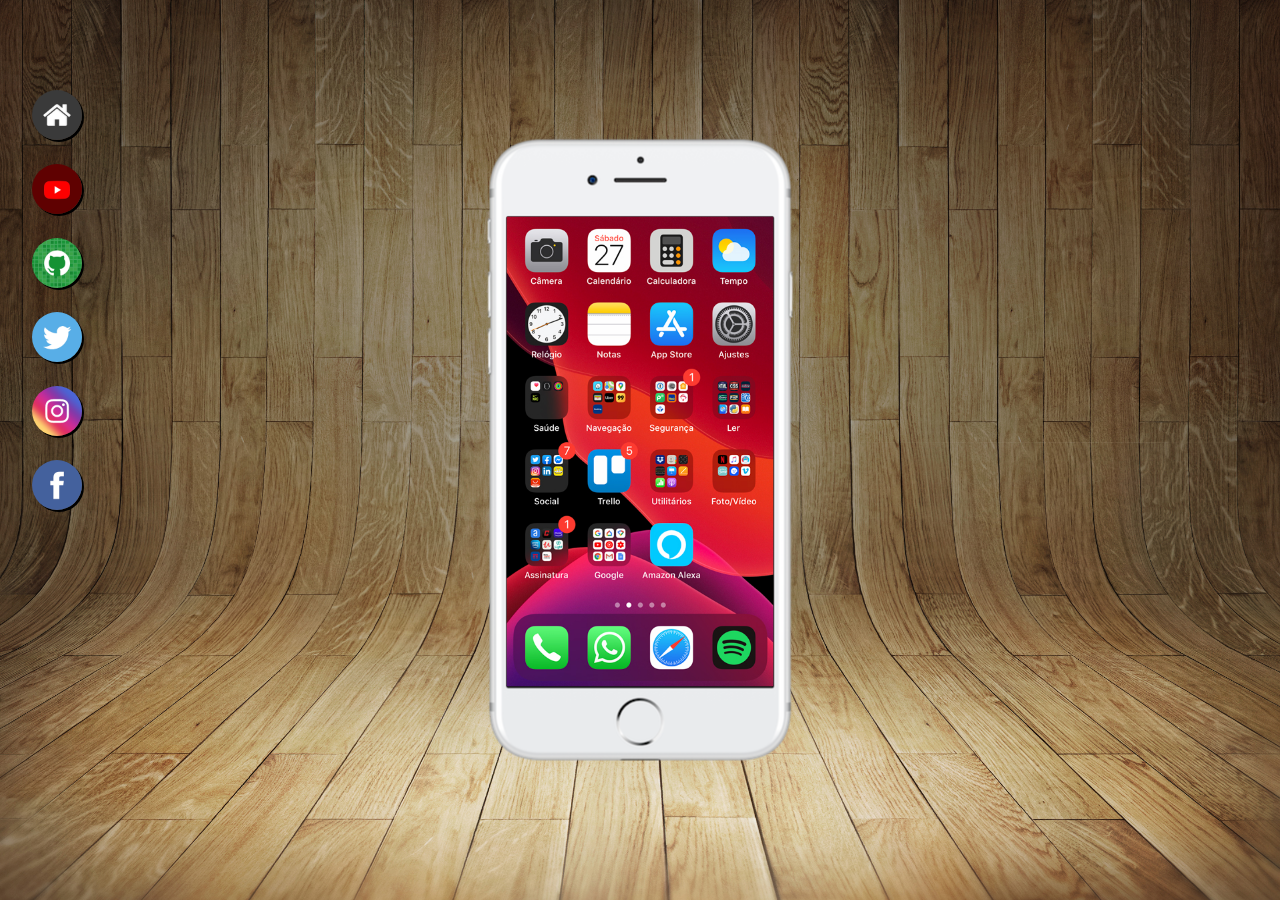
<file: index.html>
<!DOCTYPE html>
<html lang="pt-br">
<head>
    <meta charset="UTF-8">
    <meta http-equiv="X-UA-Compatible" content="IE=edge">
    <meta name="viewport" content="width=device-width, initial-scale=1.0">
    <link rel="shortcut icon" href="favicon.ico" type="image/x-icon">
    <link rel="stylesheet" href="estilos/style.css">
    <title>Projeto redes sociais</title>
</head>
<body>
    <main>
        <section id="telefone">
            <iframe name=tela id=tela src="home.html" frameborder="0">
                seu navegador não é compatível com isso
            </iframe>
        </section>
        
        <section id="redes-sociais">
            <a href="home.html" target="tela"><img src="imagens/logo-home.jpg" alt="home"></a><br>
            <a href="youtube.html" target="tela"><img src="imagens/logo-youtube.jpg" alt="youtube"></a><br>
            <a href="github.html" target="tela"><img src="imagens/logo-github.jpg" alt="git"></a><br>
            <a href="twitter.html" target="tela"><img src="imagens/logo-twitter.jpg" alt="elon musk"></a><br>
            <a href="instagram.html" target="tela"><img src="imagens/logo-instagram.jpg" alt="mark"></a><br>
            <a href="facebook.html" target="tela"><img src="imagens/logo-facebook.jpg" alt="zukerberg"></a><br>
        </section>
    </main>
    
</body>
</html>
</file>
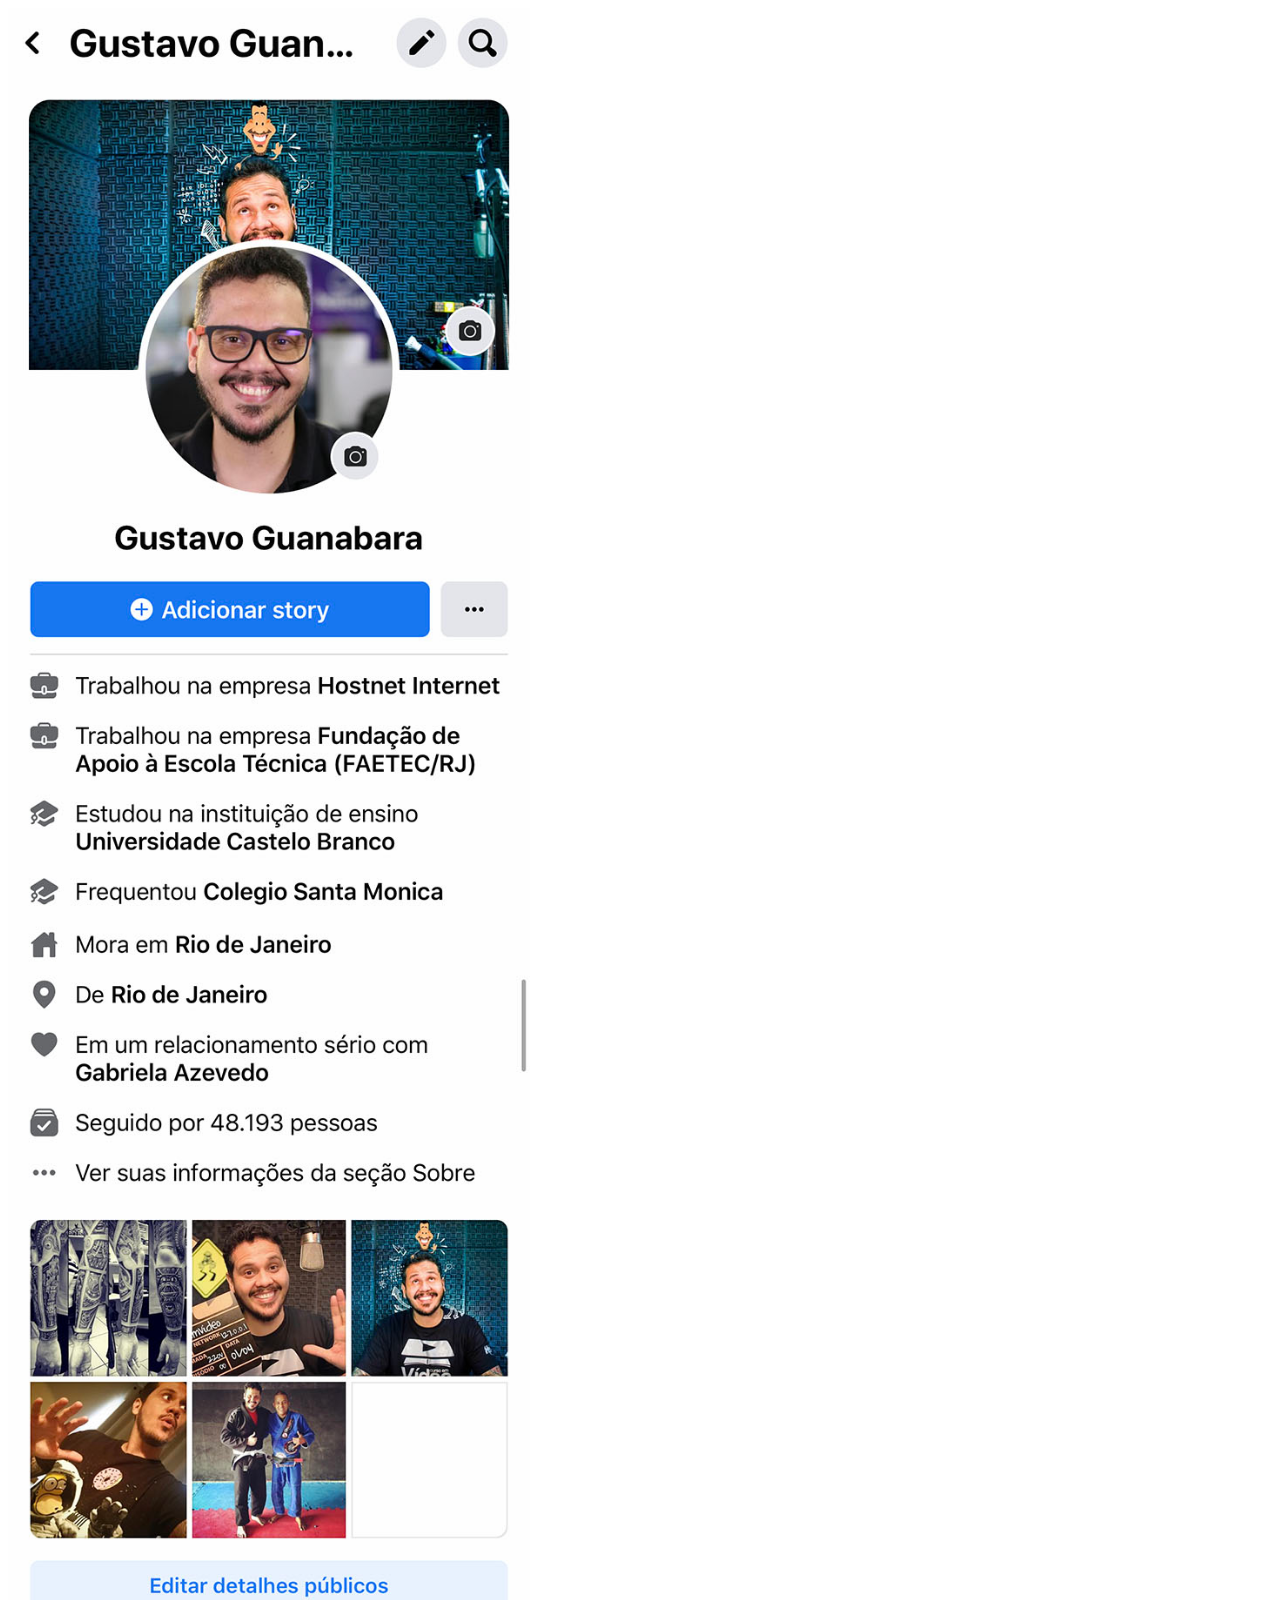
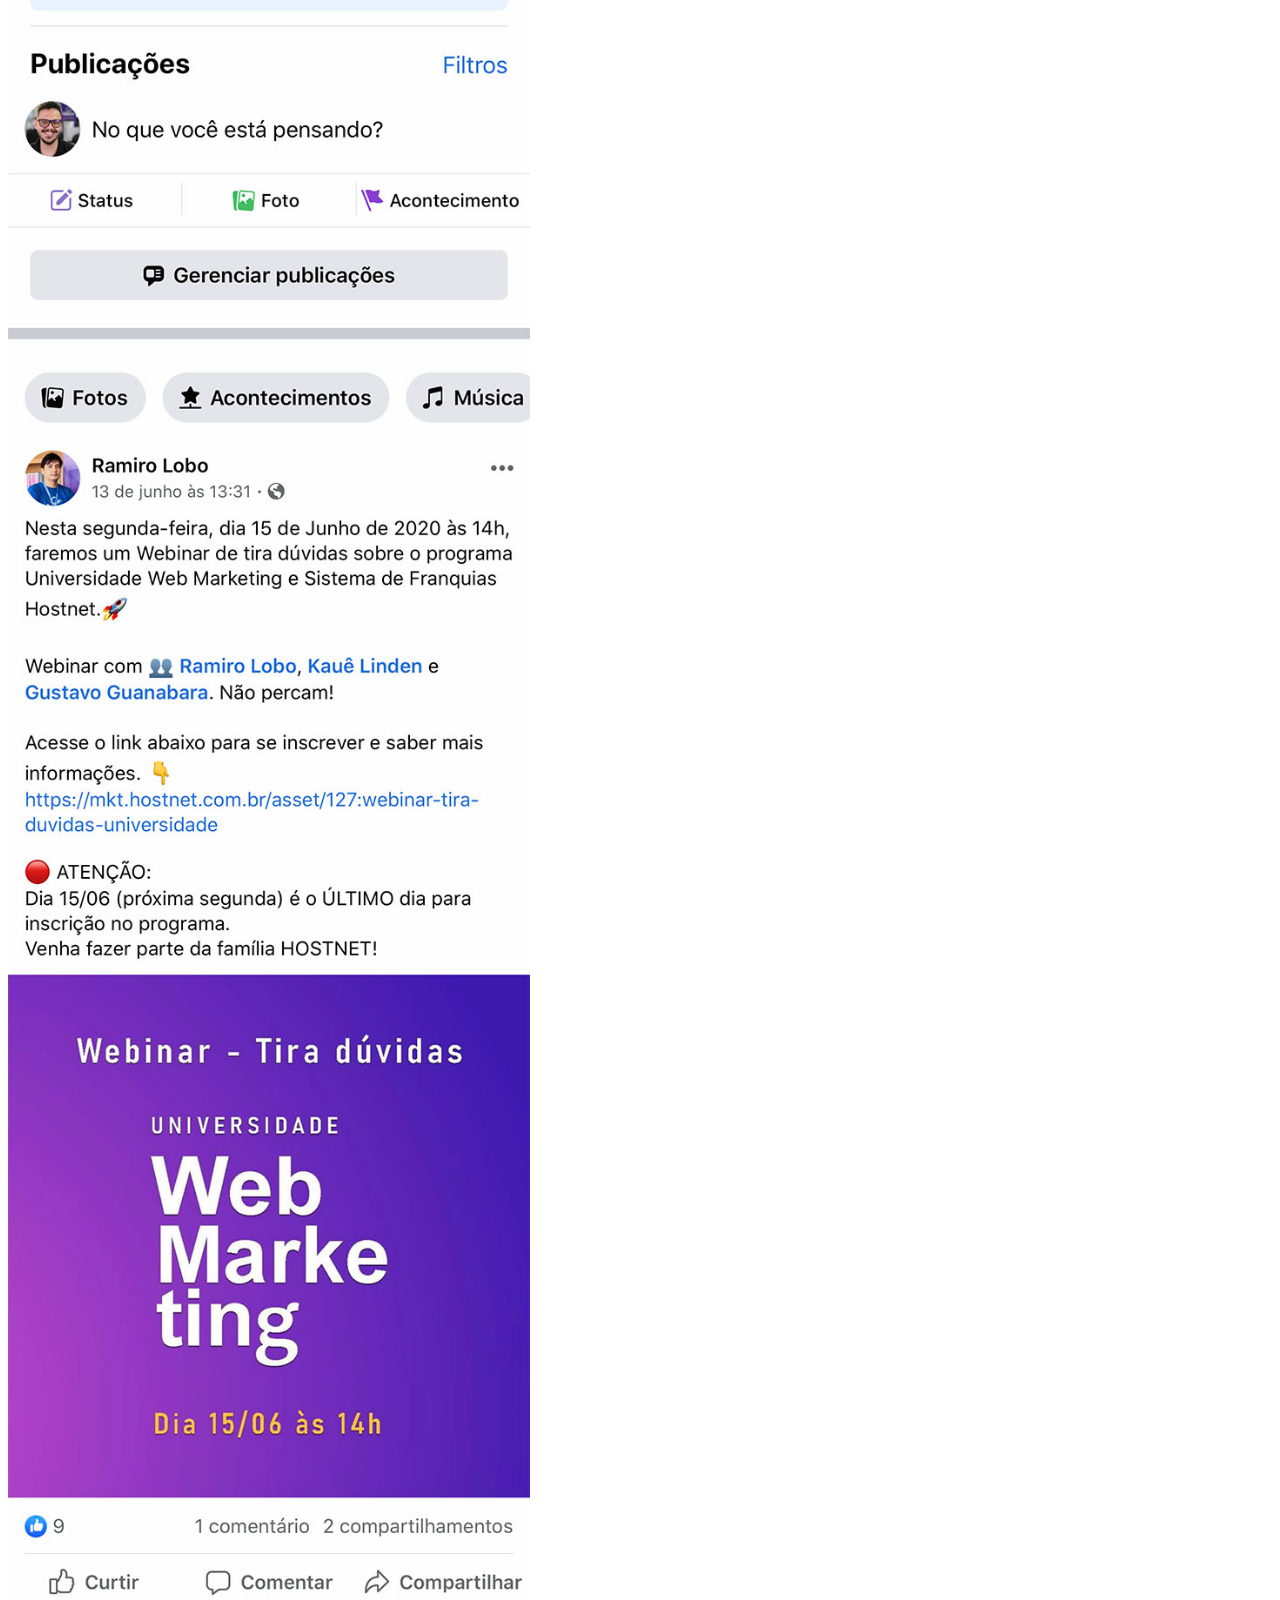
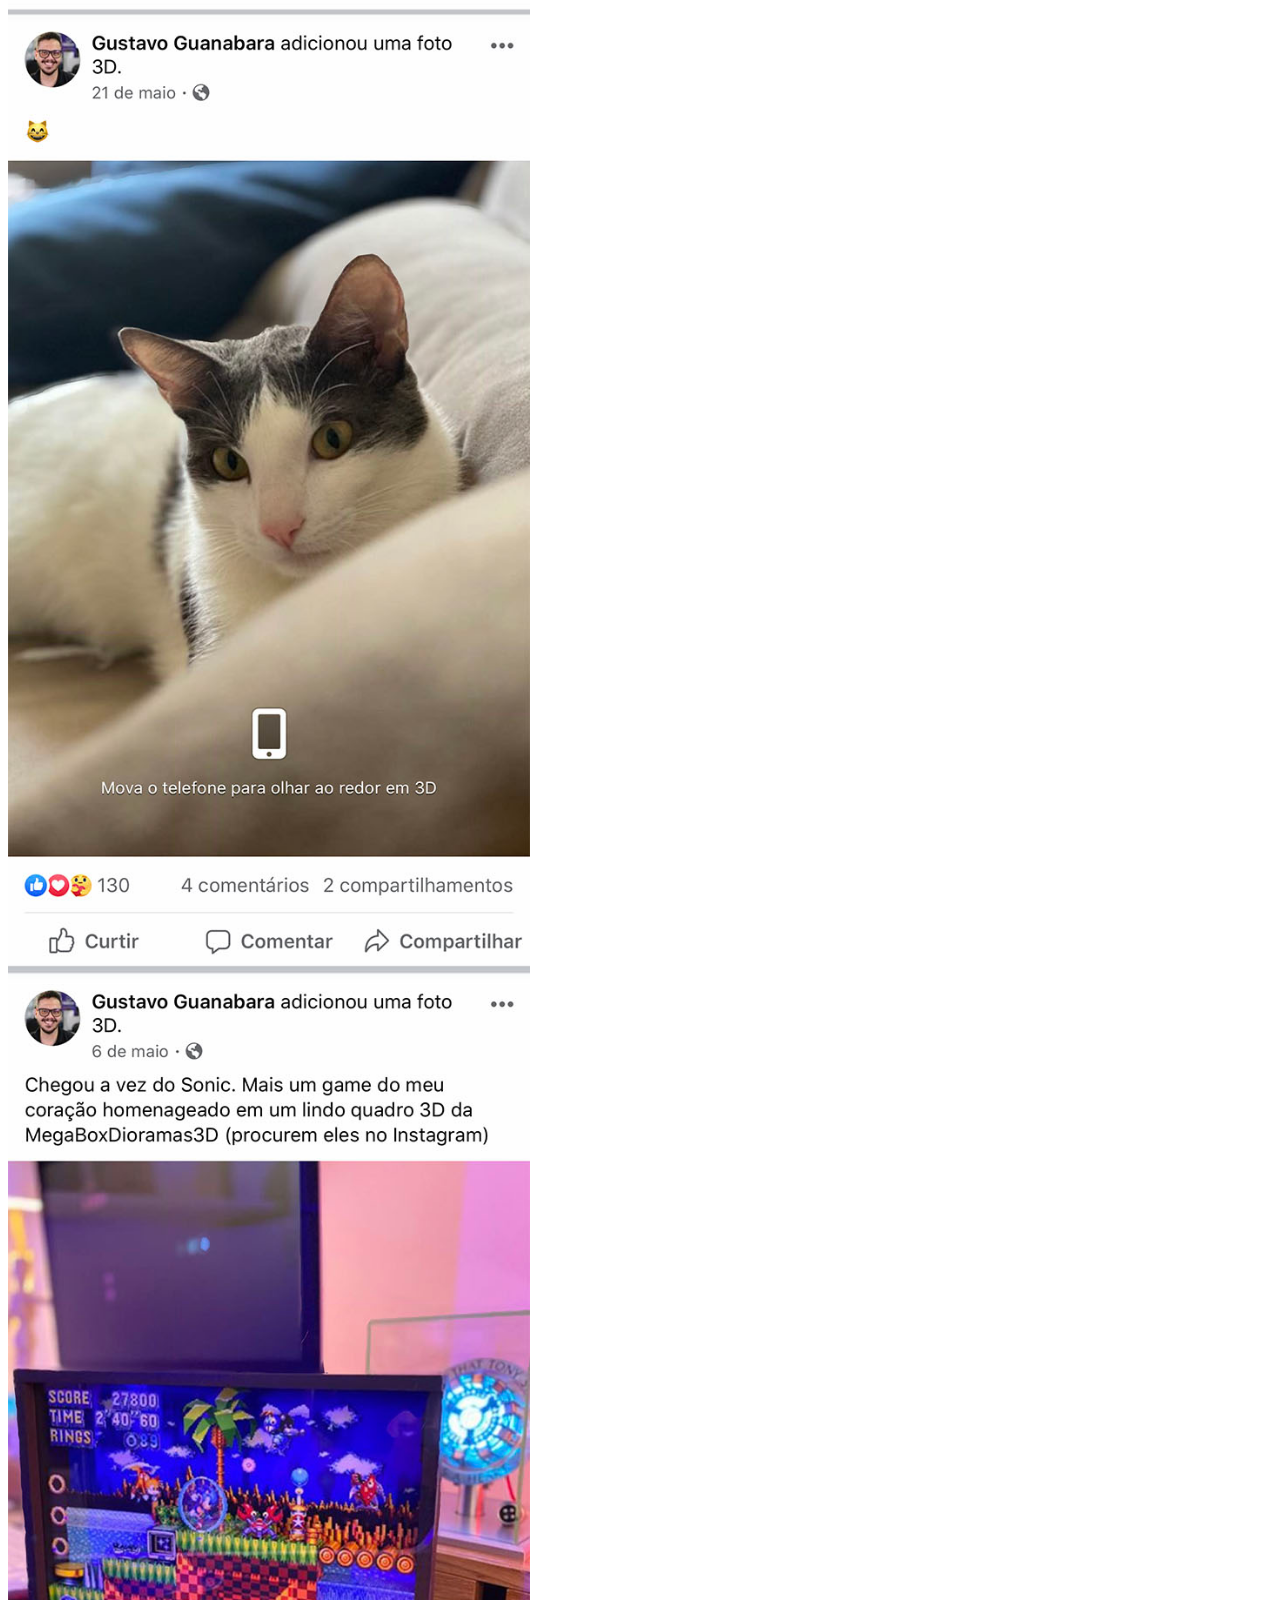
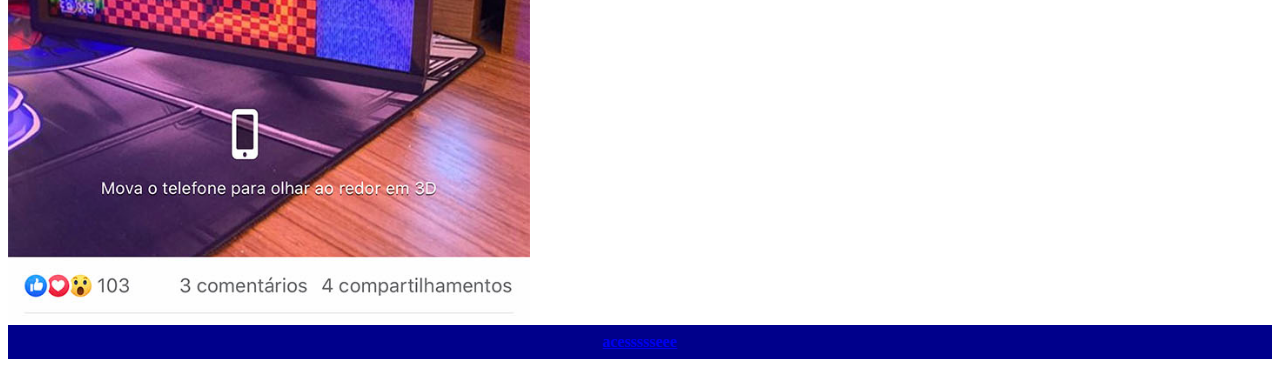
<file: facebook.html>
<!DOCTYPE html>
<html lang="en">
<head>
    <meta charset="UTF-8">
    <meta http-equiv="X-UA-Compatible" content="IE=edge">
    <meta name="viewport" content="width=device-width, initial-scale=1.0">
    <title>Facebook</title>
    <link rel="stylesheet" href="stilos/social.css">
</head>
<body>
    <img src="imagens/tela-facebook.jpg" alt="Facebook">
    <a href="https://www.facebook.com/" target="_blank">acessssseee</a>
    
</body>
</html>
</file>
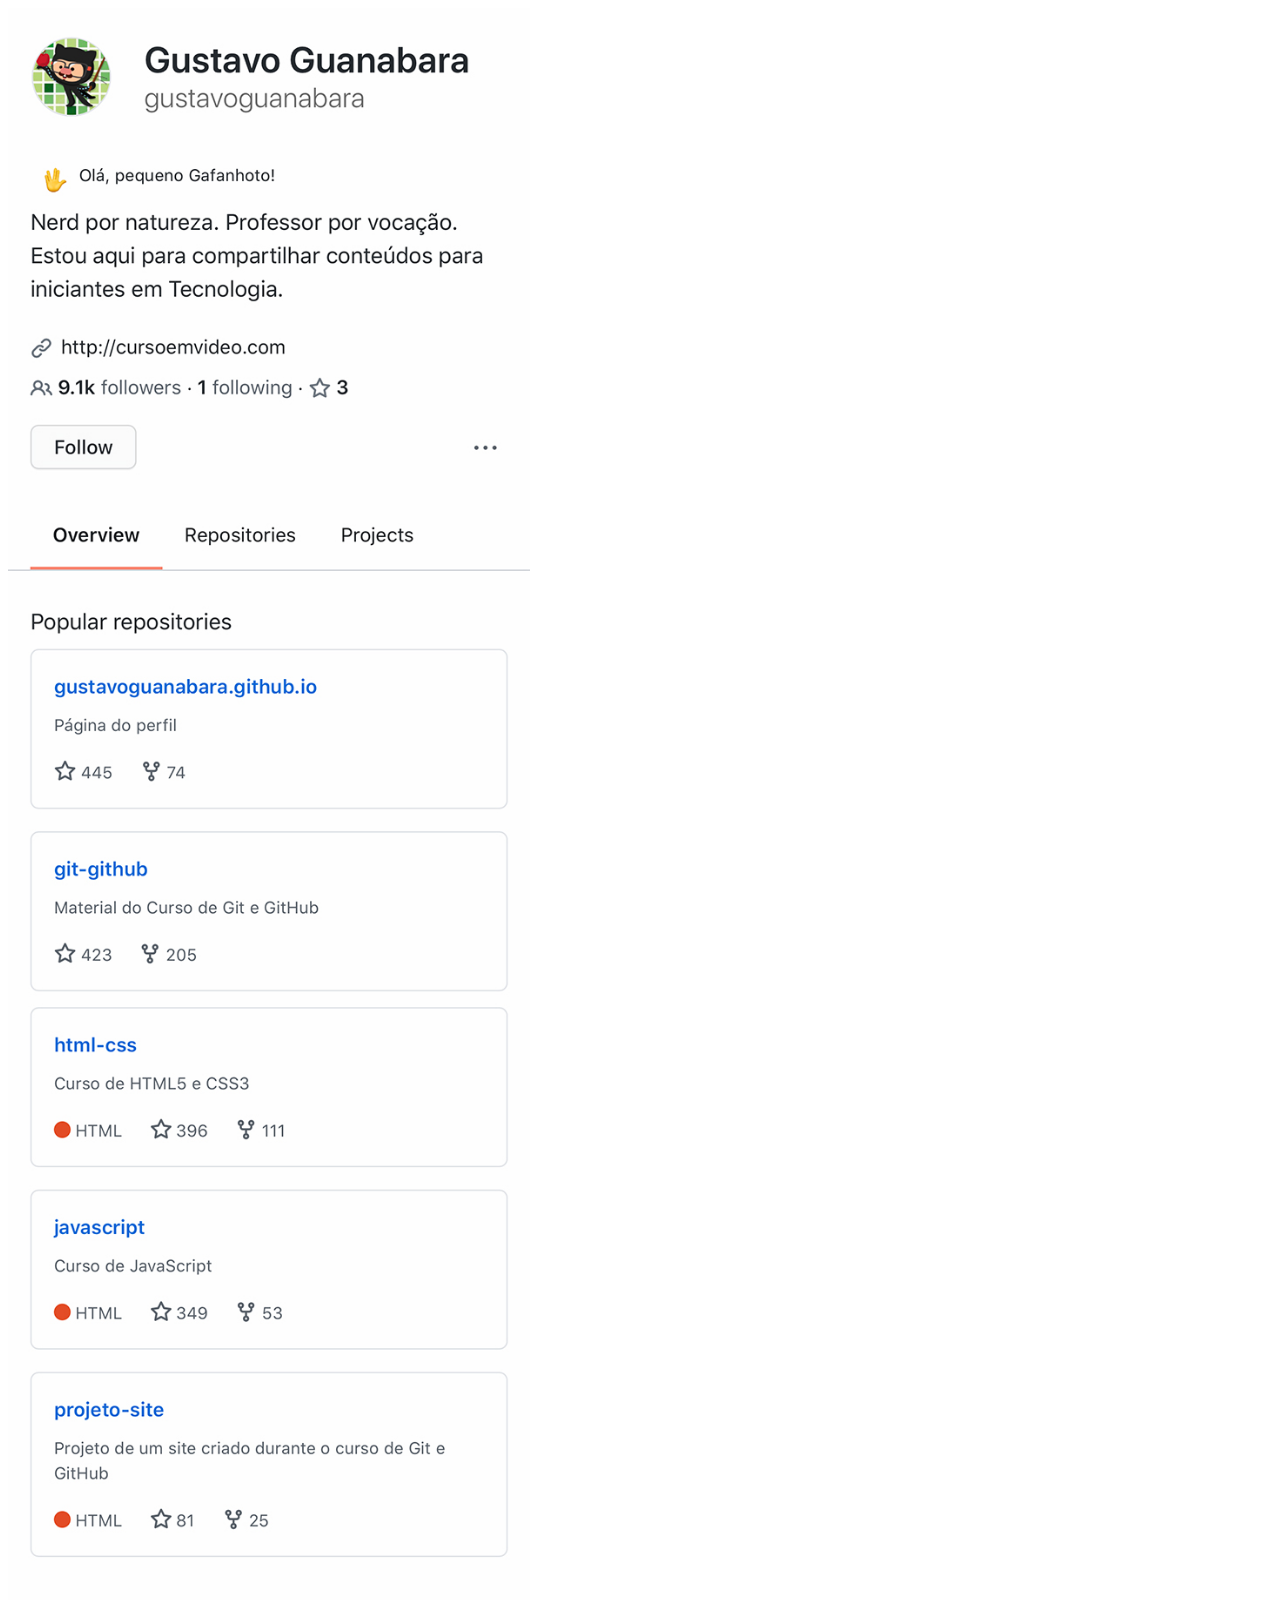
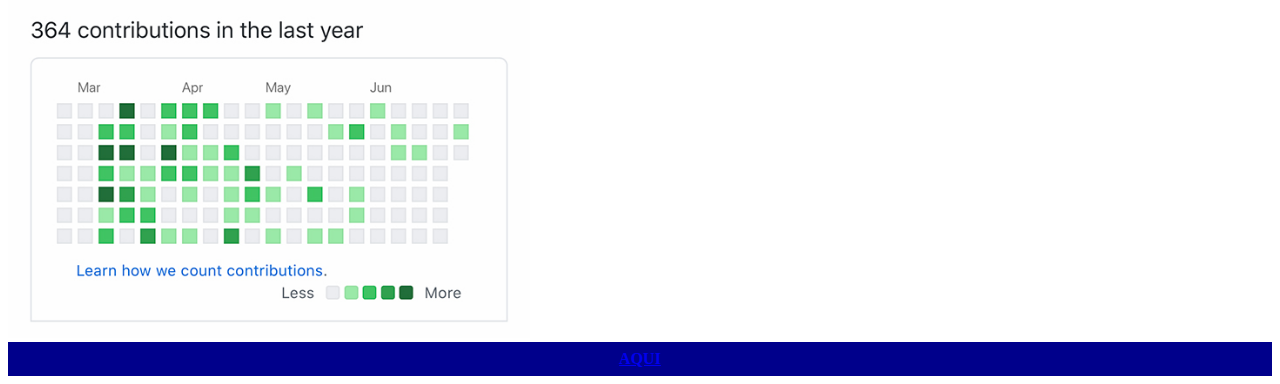
<file: github.html>
<!DOCTYPE html>
<html lang="en">
<head>
    <meta charset="UTF-8">
    <meta http-equiv="X-UA-Compatible" content="IE=edge">
    <meta name="viewport" content="width=device-width, initial-scale=1.0">
    <title>Git</title>
    <link rel="stylesheet" href="stilos/social.css">
</head>
<body>
    <img src="imagens/tela-github.jpg" alt="git">
    <a href="https://github.com/dashboard" target="_blank">AQUI</a>
</body>
</html>
</file>
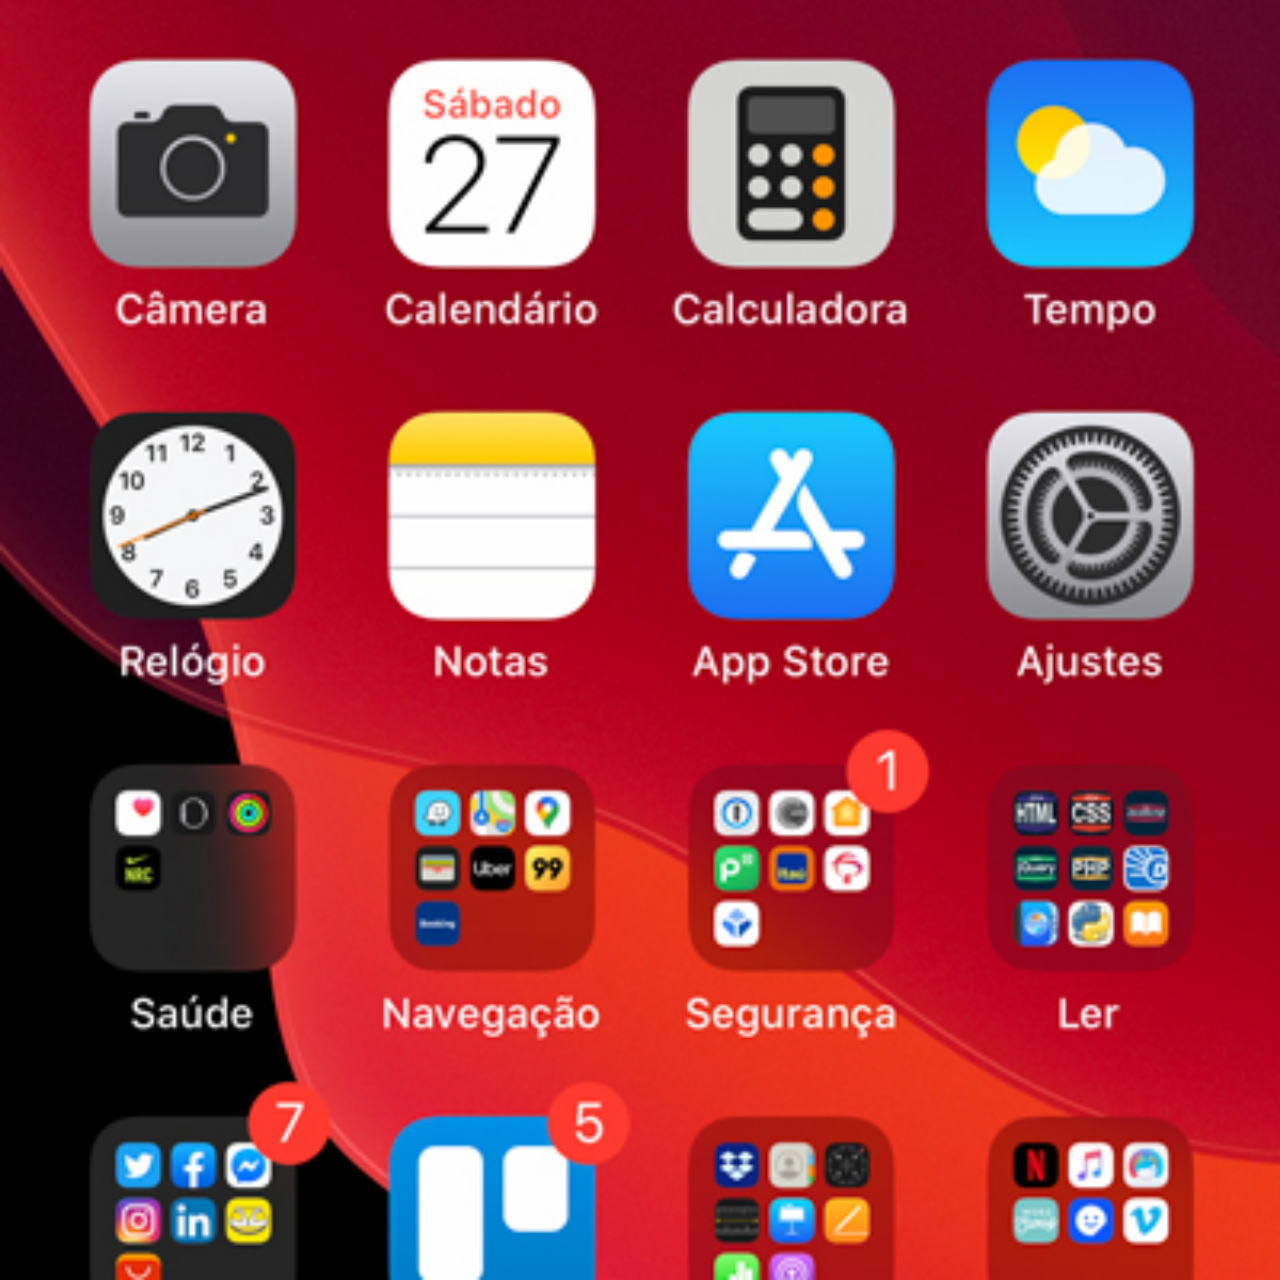
<file: home.html>
<!DOCTYPE html>
<html lang="pt-br">
<head>
    <meta charset="UTF-8">
    <meta http-equiv="X-UA-Compatible" content="IE=edge">
    <meta name="viewport" content="width=device-width, initial-scale=1.0">
    <title>Página Home</title>
</head>
<style>
    *{
        margin: 0px;
        padding: 0px;

    }
    body{
        width: 100vw;
        height: 100vw;
        background: black url("imagens/tela-home.jpg")no-repeat top center;
        background-size: cover;
    }

</style>
<body>
    
</body>
</html>
</file>
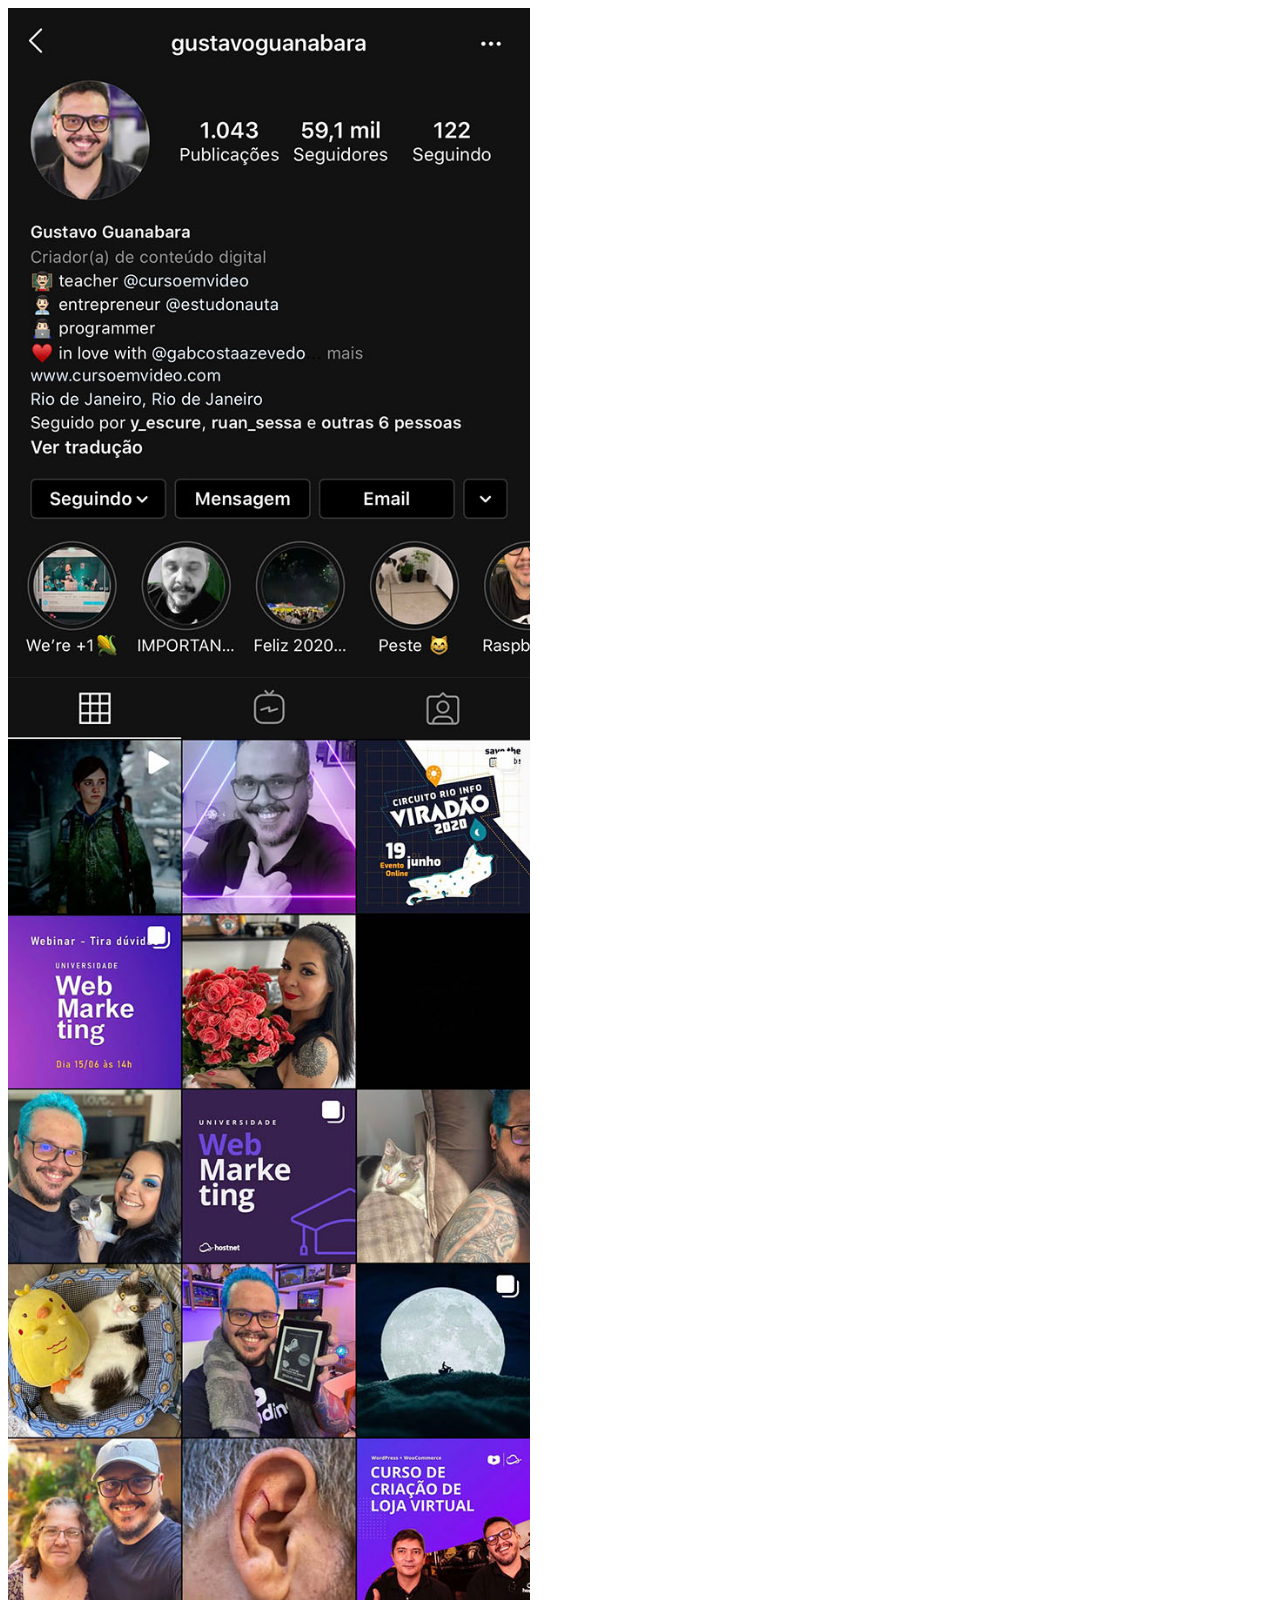
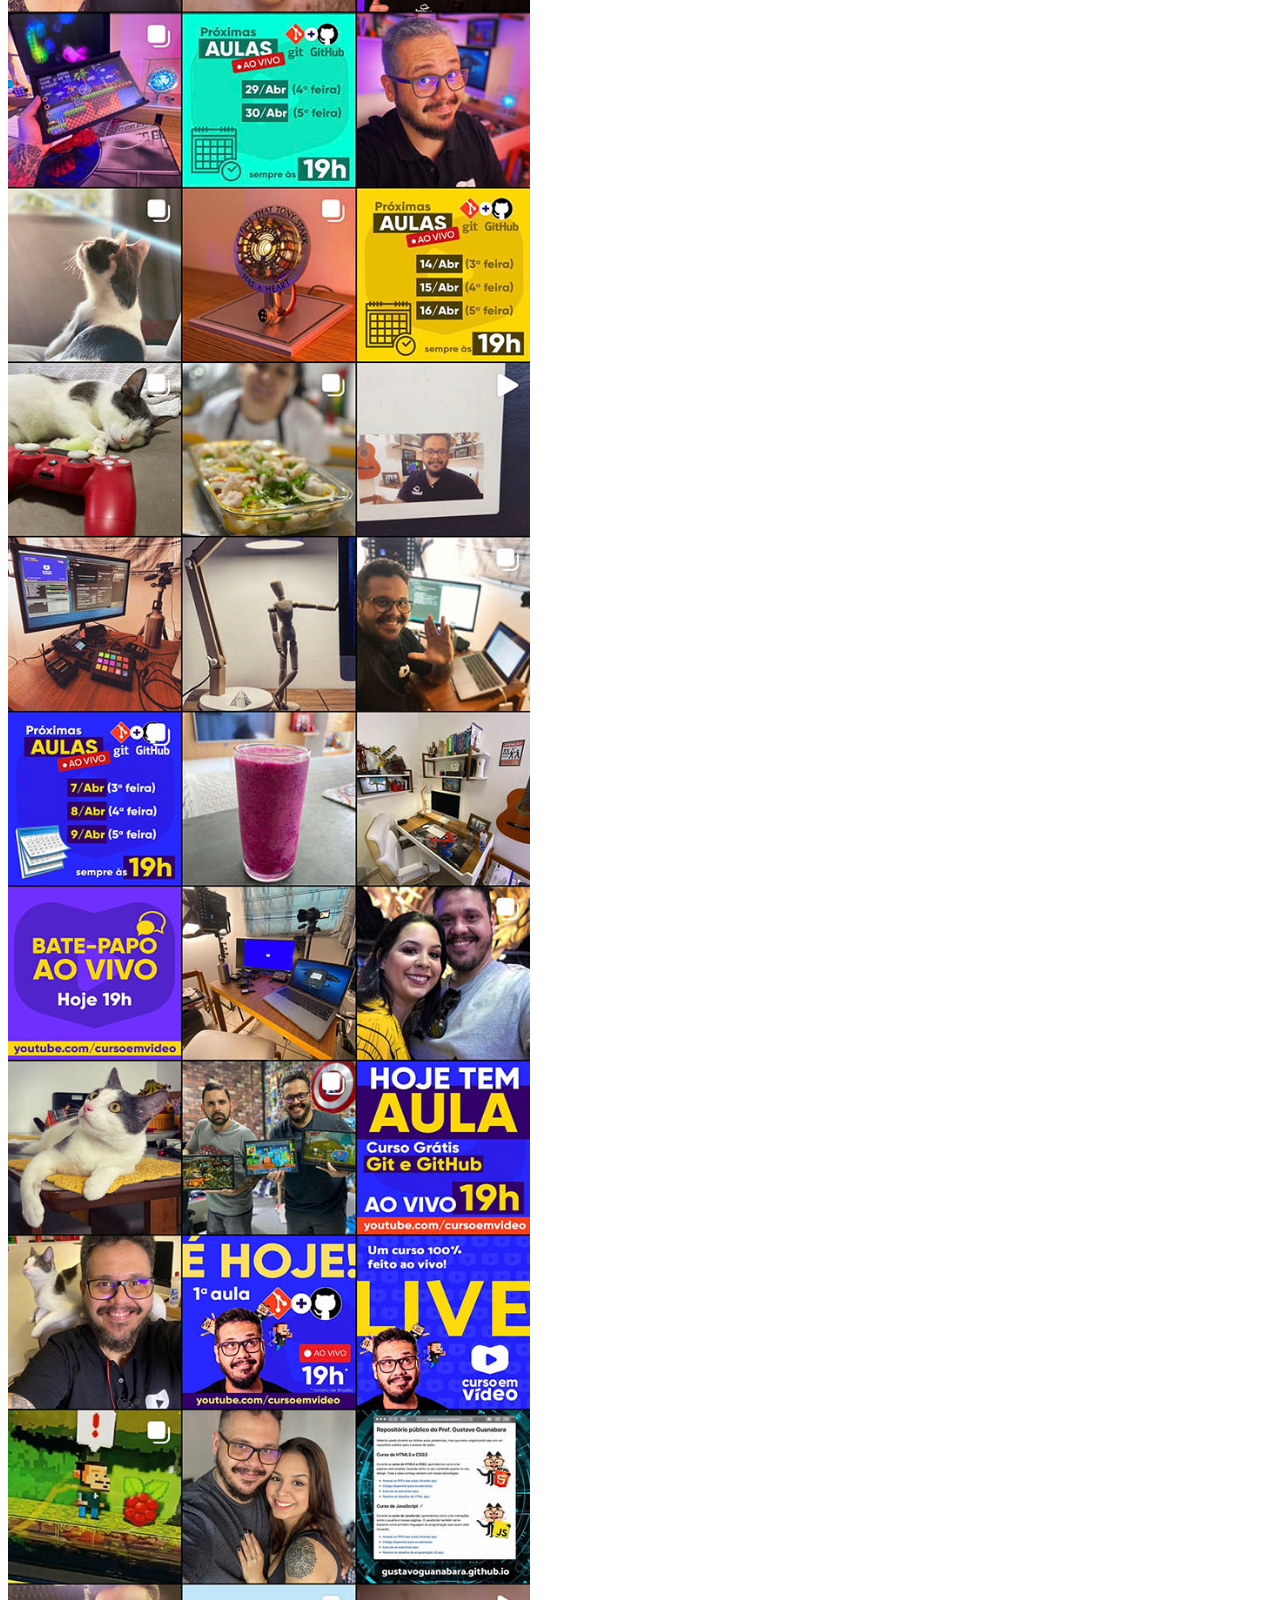
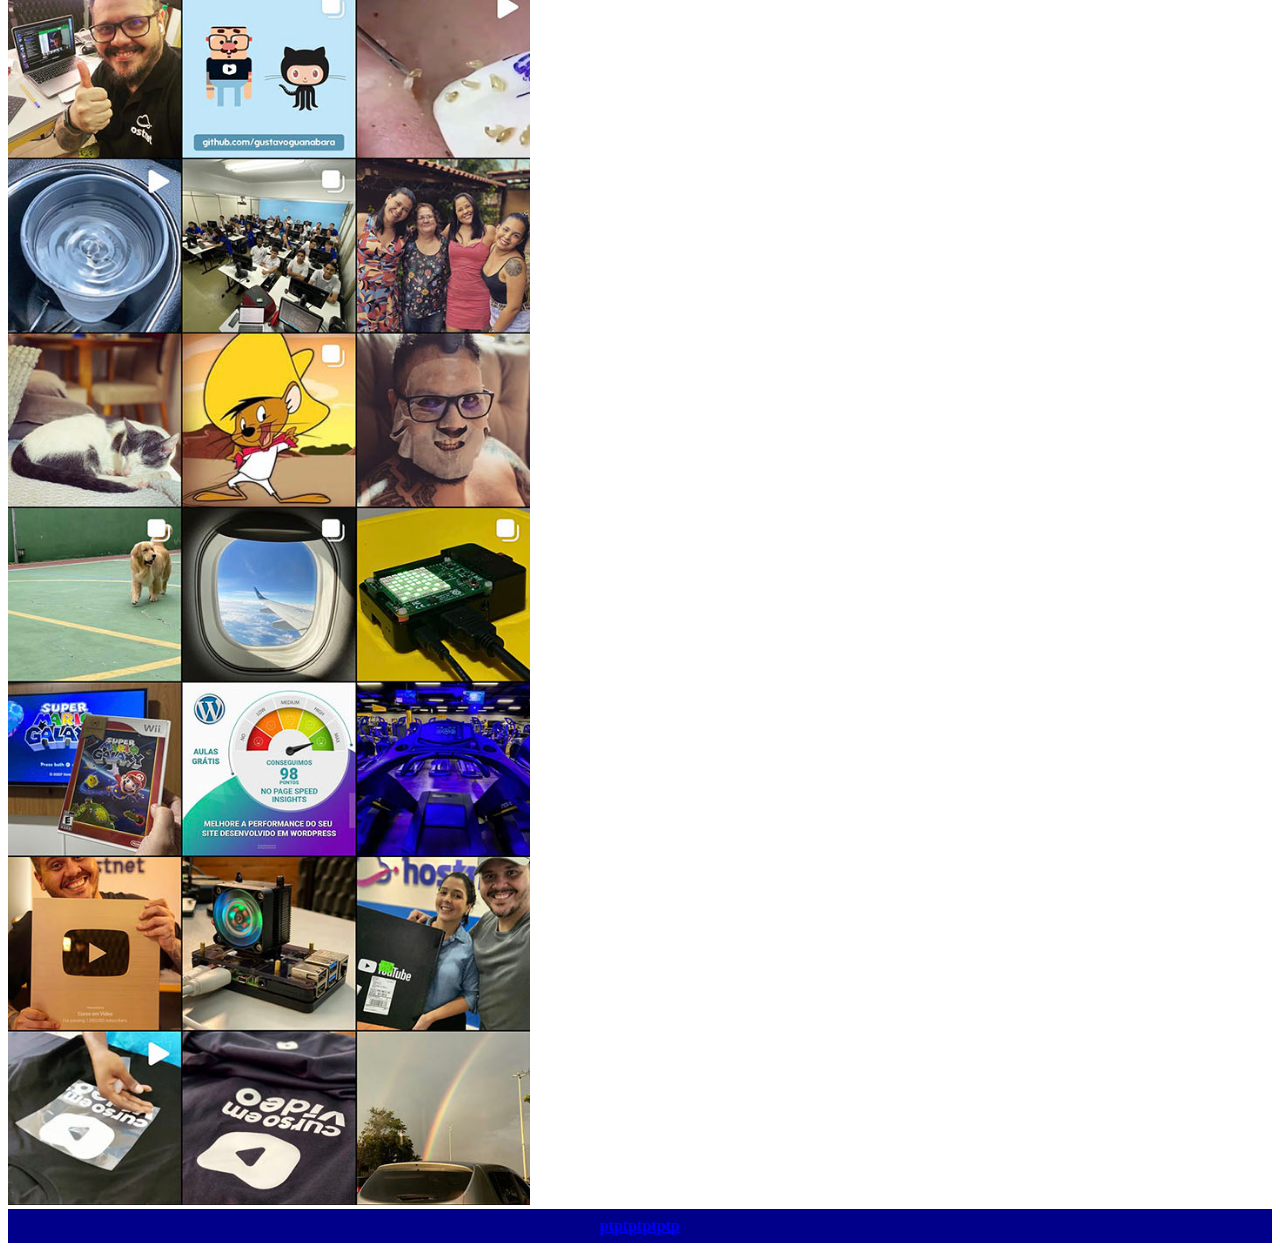
<file: instagram.html>
<!DOCTYPE html>
<html lang="en">
<head>
    <meta charset="UTF-8">
    <meta http-equiv="X-UA-Compatible" content="IE=edge">
    <meta name="viewport" content="width=device-width, initial-scale=1.0">
    <title>insta</title>
    <link rel="stylesheet" href="stilos/social.css">

</head>
<body>
    <img src="imagens/tela-instagram.jpg" alt="insta">
    <a href="https://www.instagram.com/" target="_blank">ptptptptptp</a>
</body>
</html>
</file>
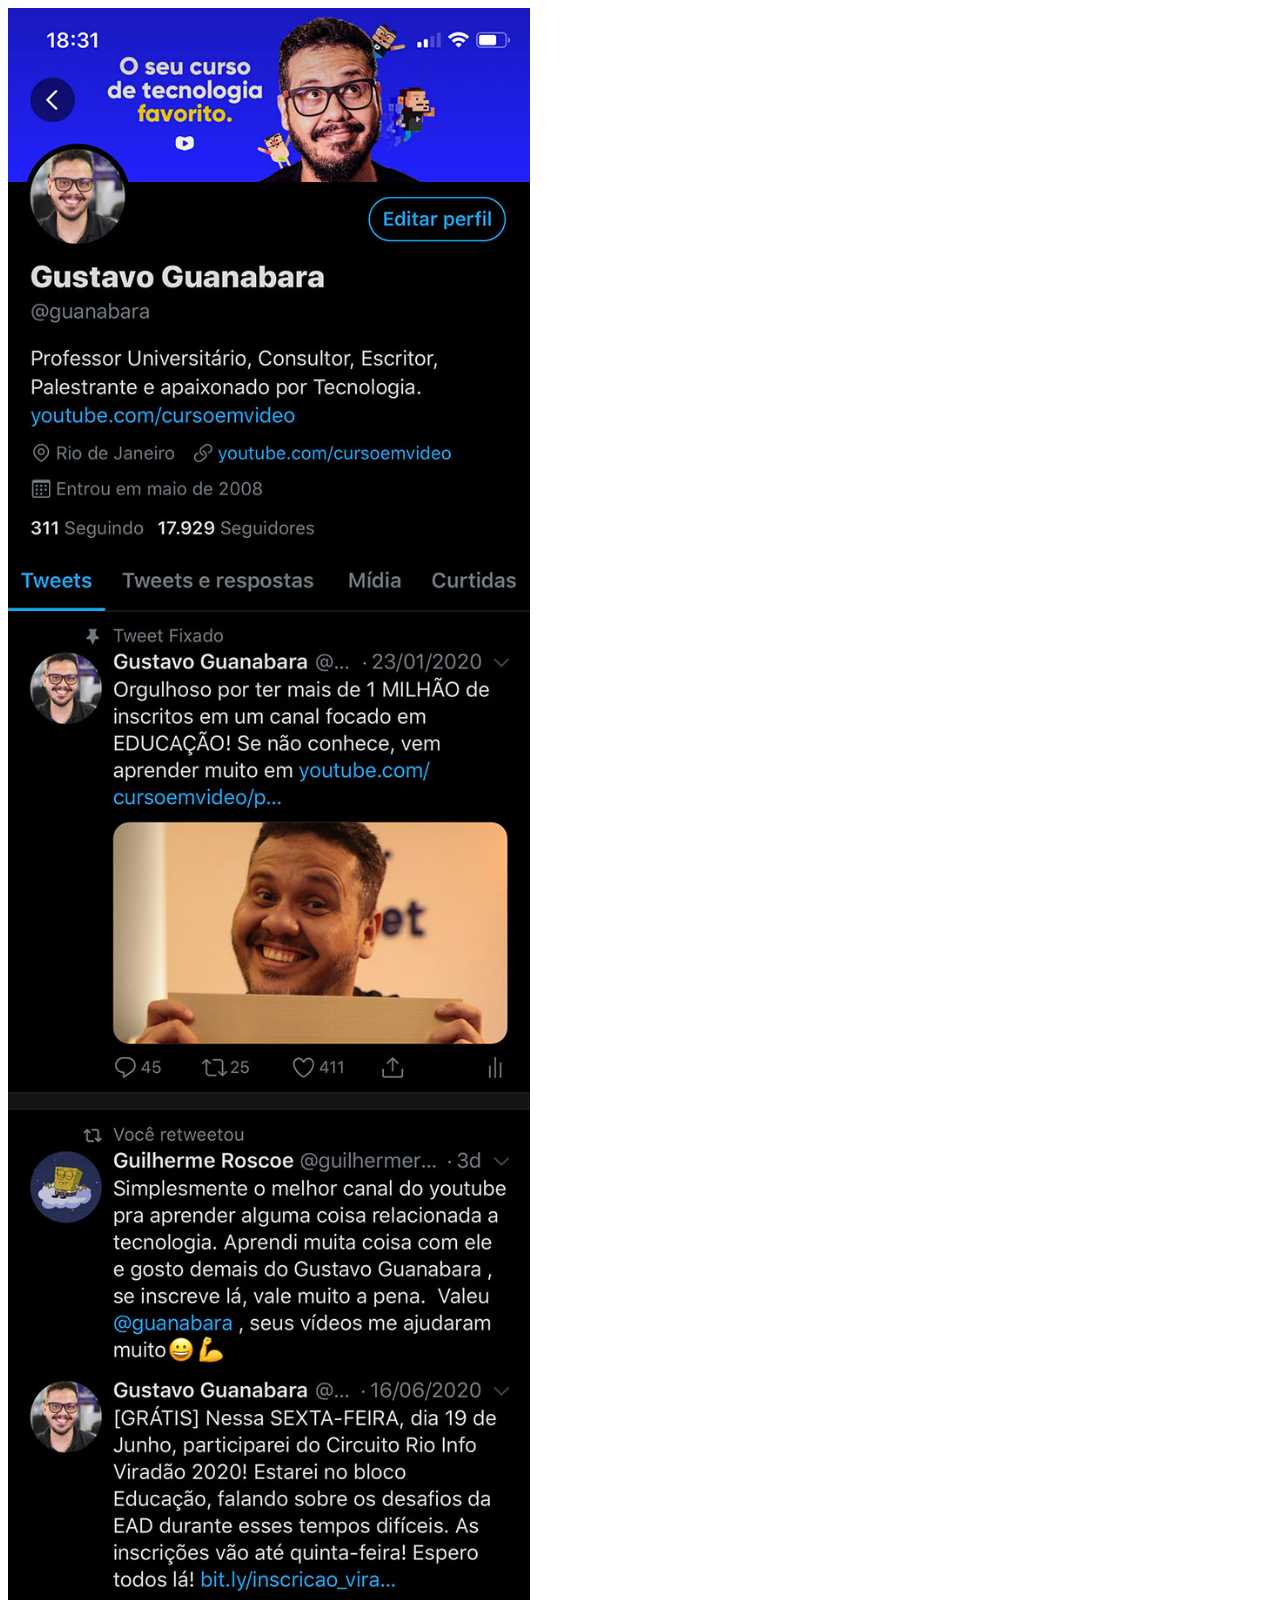
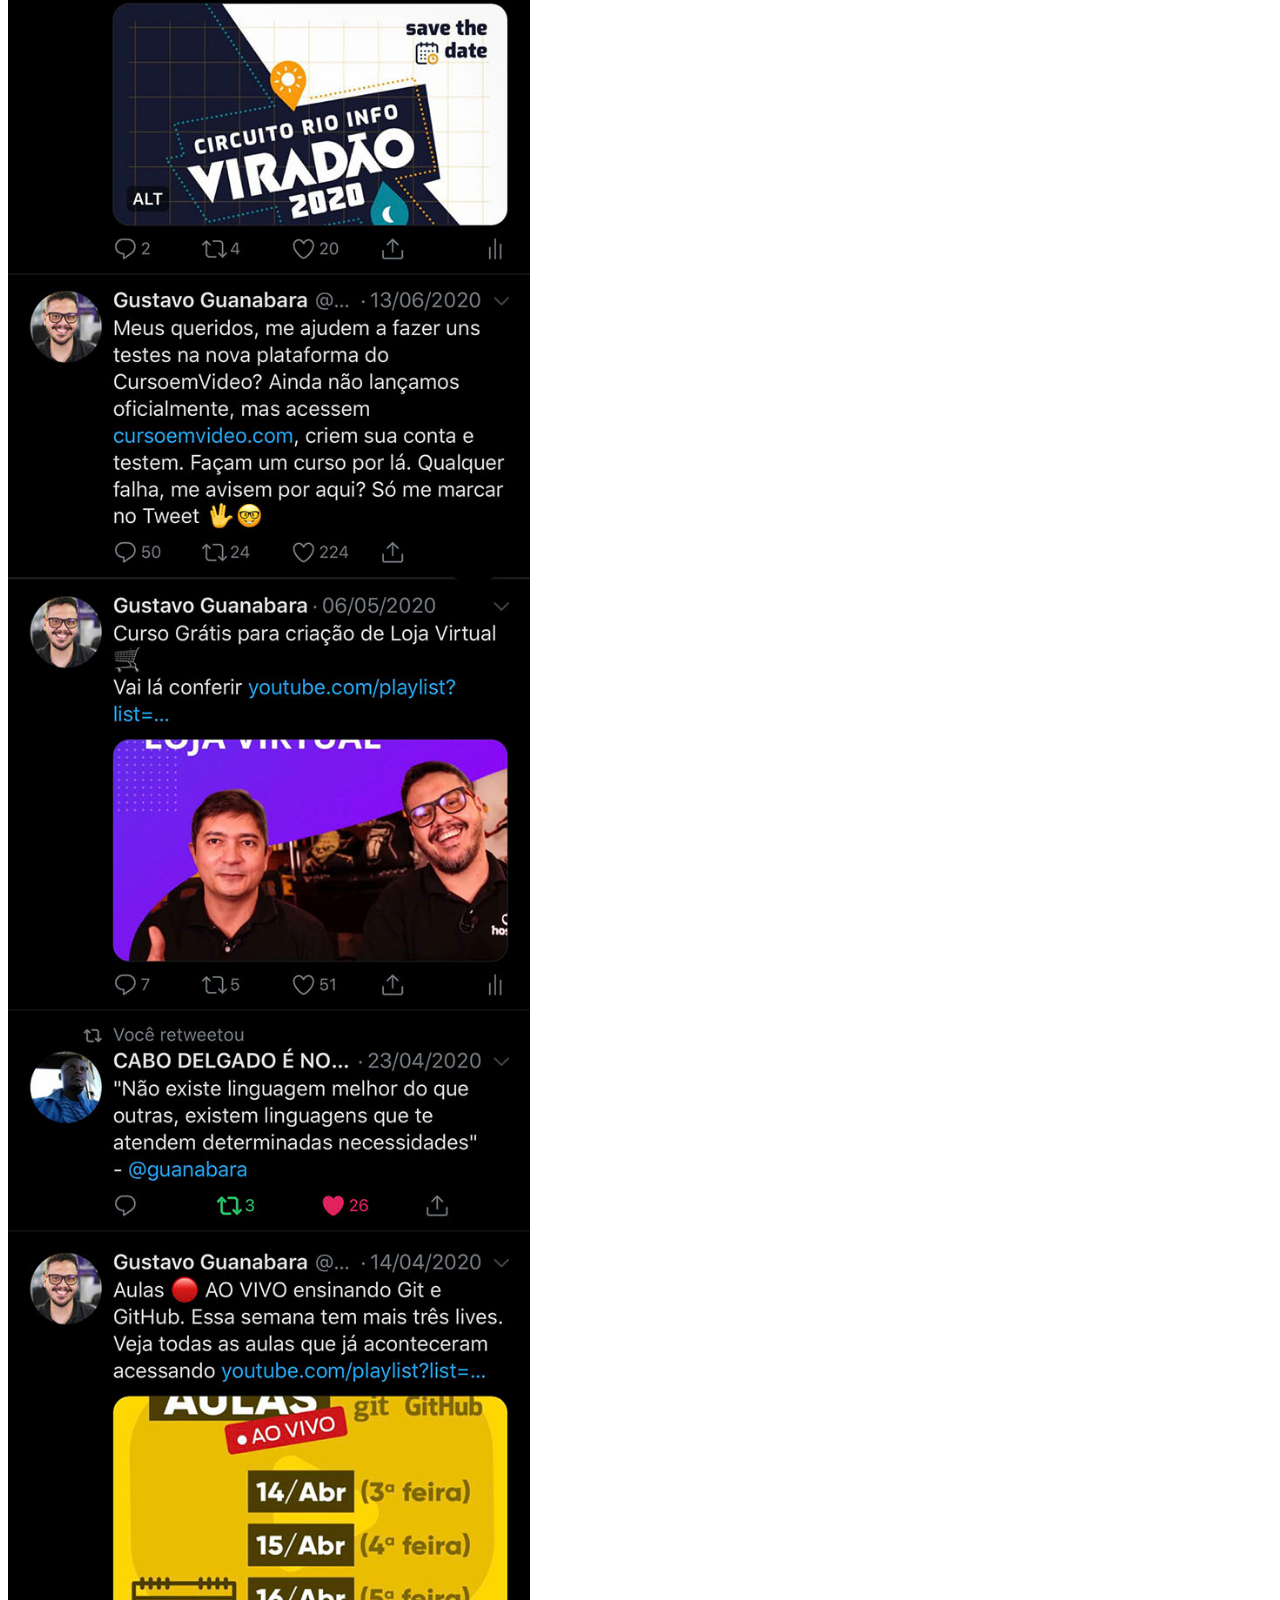
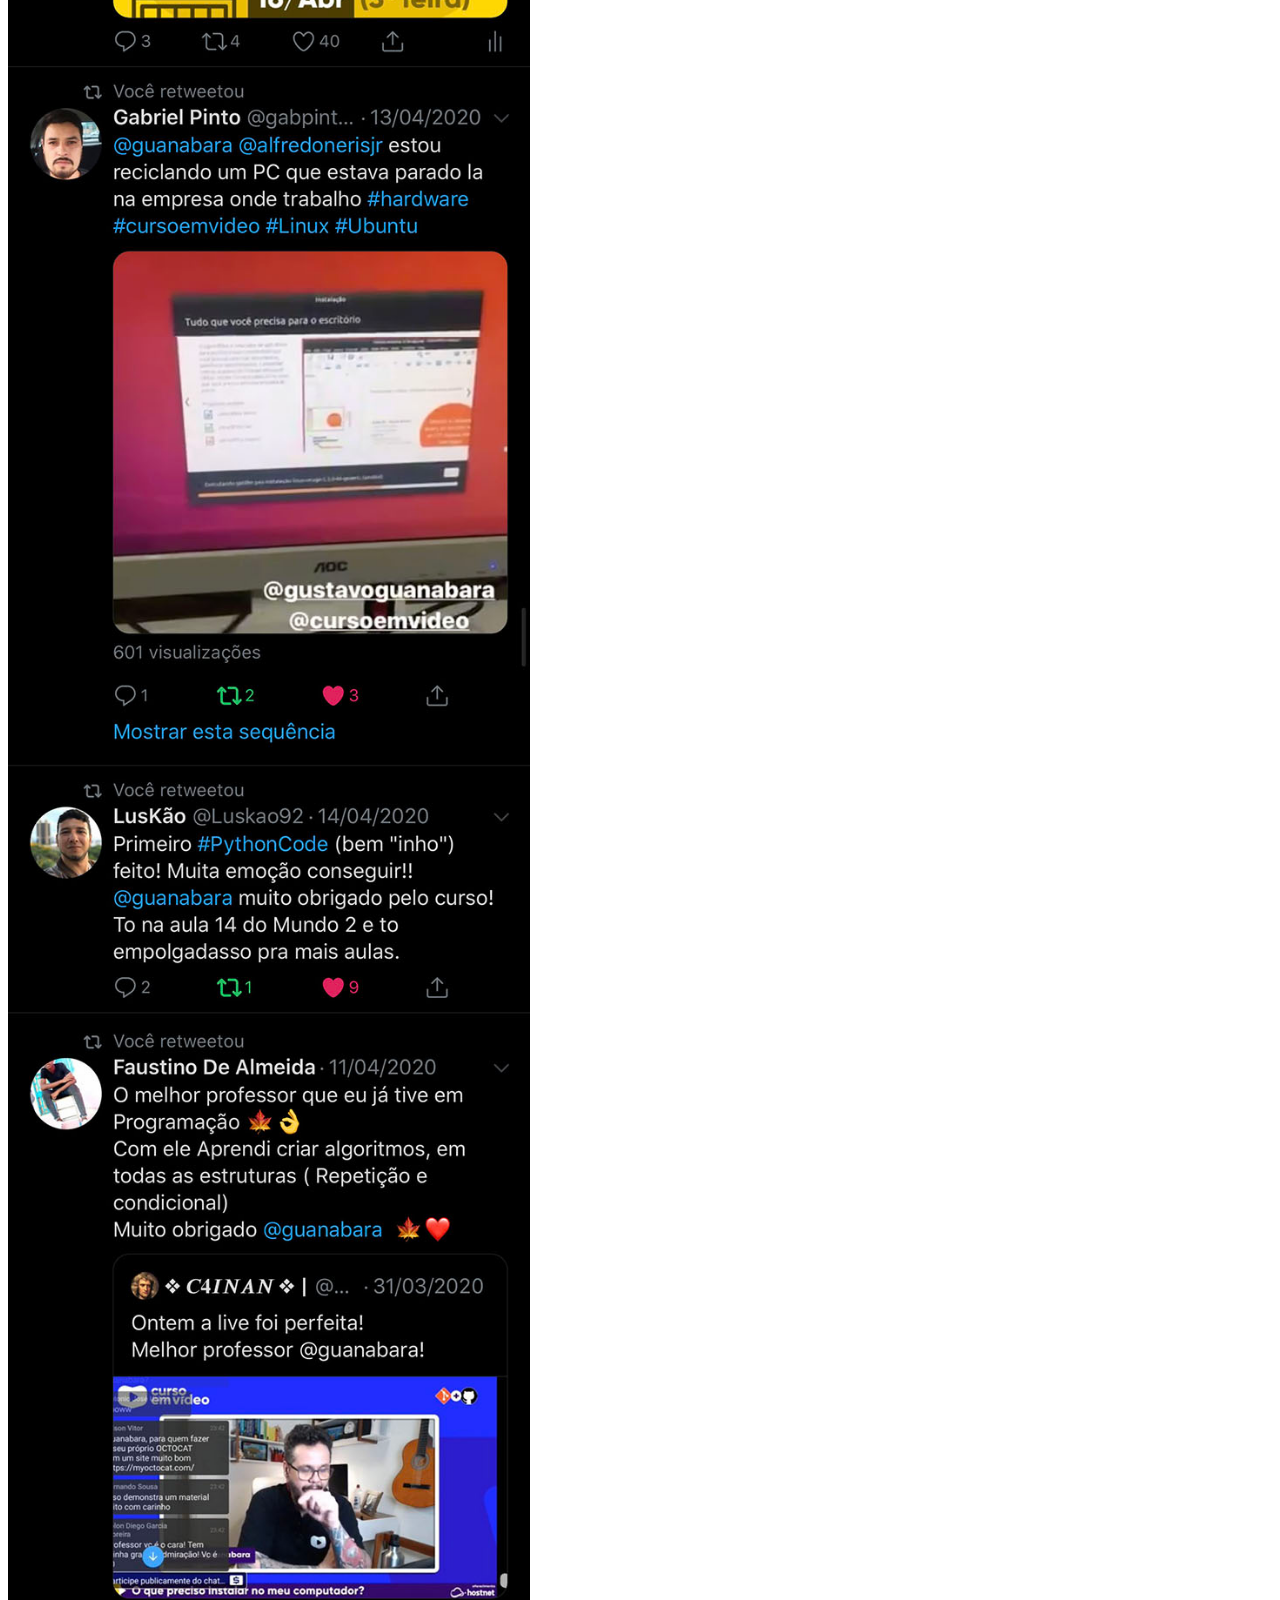
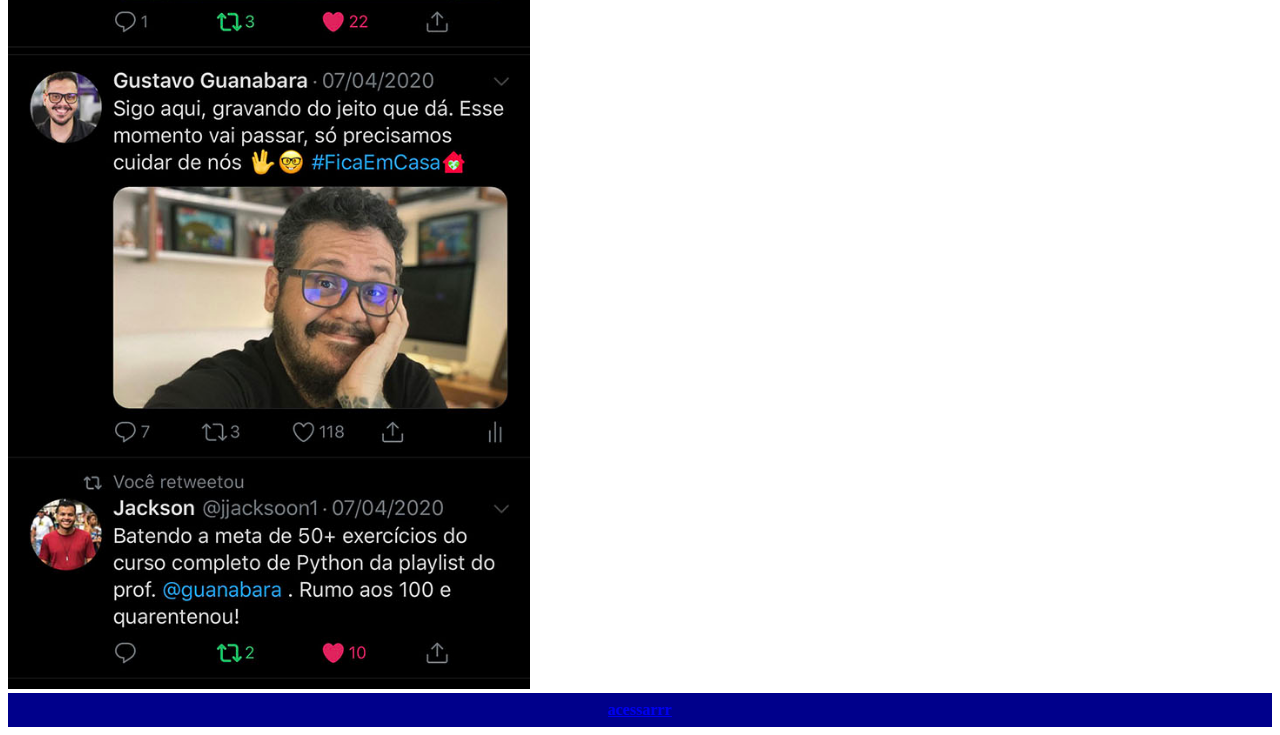
<file: twitter.html>
<!DOCTYPE html>
<html lang="en">
<head>
    <meta charset="UTF-8">
    <meta http-equiv="X-UA-Compatible" content="IE=edge">
    <meta name="viewport" content="width=device-width, initial-scale=1.0">
    <title>Twitter</title>
    <link rel="stylesheet" href="stilos/social.css">
</head>
<body>
    <img src="imagens/tela-twitter.jpg" alt="Twitter">
    <a href="https://twitter.com/" target="_blank">acessarrr</a>
</body>
</html>
</file>
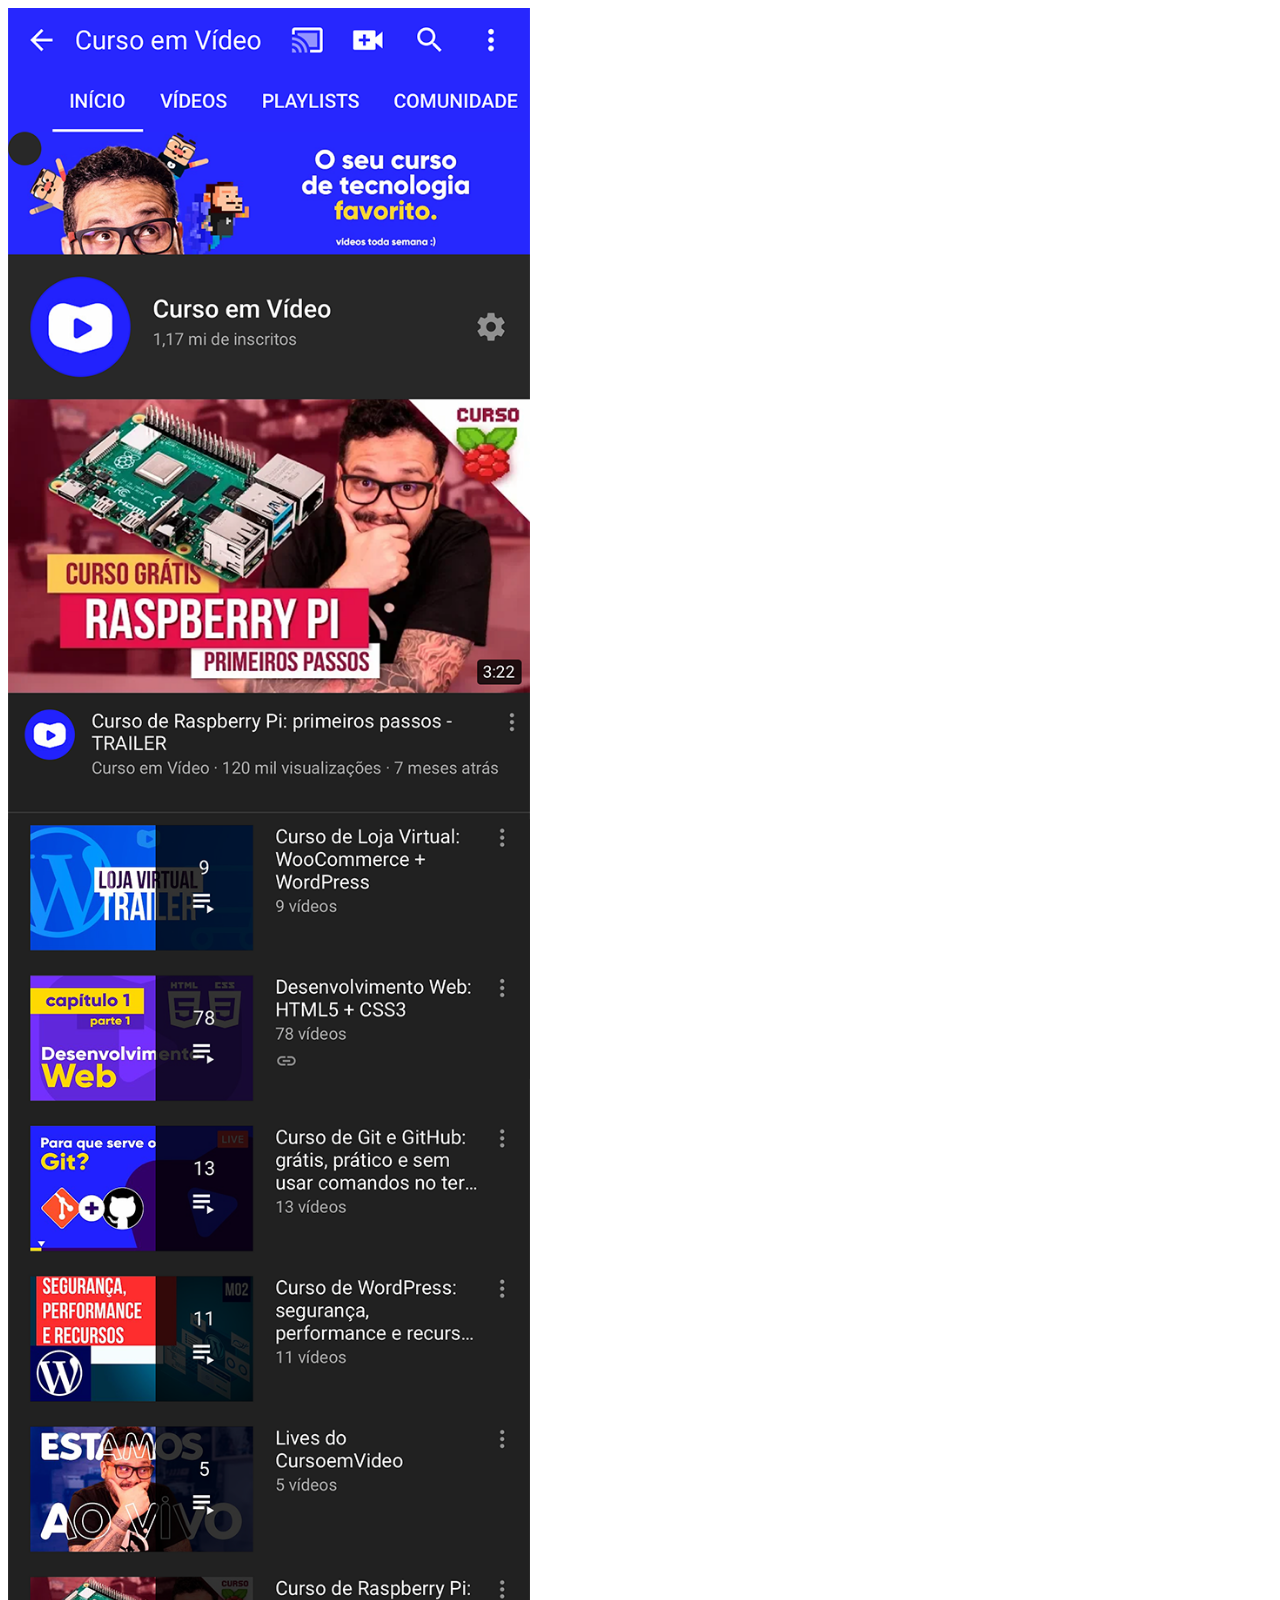
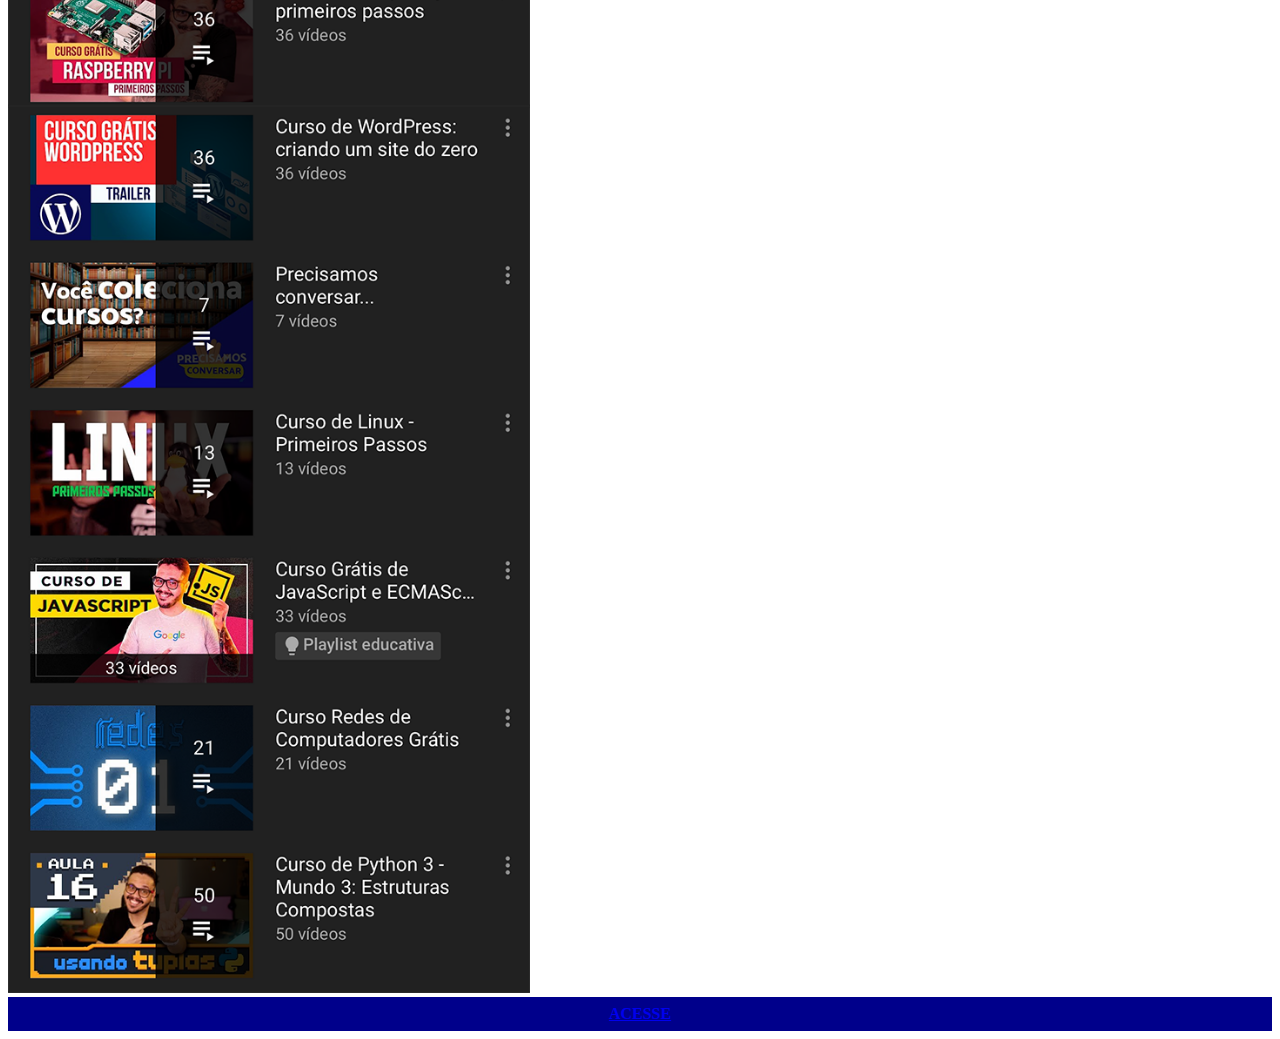
<file: youtube.html>
<!DOCTYPE html>
<html lang="en">
<head>
    <meta charset="UTF-8">
    <meta http-equiv="X-UA-Compatible" content="IE=edge">
    <meta name="viewport" content="width=device-width, initial-scale=1.0">
    <title>You tube</title>
    <link rel="stylesheet" href="stilos/social.css">
</head>
<body>
    <img src="imagens/tela-youtube.png" alt="youtube">
    <a href="https://www.youtube.com/" target="_blank">ACESSE</a>
</body>
</html>
</file>
<file: estilos/style.css>
@charset "UTF-8";

* {
    margin: 0px;
    padding: 0px;
    font-family: arial, helvetica, sans-serif;
}

body{

    background: url("../imagens/fundo-madeira.jpg") no-repeat top center;
    background-size: cover;

}

html, body{
    height: 100vh;
    width: 100vw;
    background-color: black;
}

main{
    height: 100vh;
    position: relative;
}

section#telefone
{
    position: absolute;
    top: 50%;
    left: 50%;
    transform: translate(-50%, -50%);

    height: 627px;
    width: 311px;
    background: url("../imagens/frame-iphone.png") no-repeat;
}

iframe#tela{
    position: relative;
    top: 80px;
    left: 22px;
    width: 267px;
    height: 470px;
}

section#redes-sociais img{
    border-radius: 2em;
    box-shadow: 2px 2px black;
    margin: 10px;
    position: relative;
    top: 80px;
    left: 22px;
    width: 50px;

    box-sizing: border-box;
}
section#redes-sociais img:hover {
    border: 2px solid rgb(61, 139, 212);
    transform: translate(5px, 5px);
    transition: transform 2s;
}
</file>
<file: stilos/social.css>
@charset "UTF-8";
<style>
*{
    margin: 0px;
    padding: 0px;
    font-family: arial;

}

::-webkit-scrollbar{
    width: 0px;
    height: 0px;

}
img{

    width: 58vh;

}
a{
    display: block;
    background-color: darkblue;
    padding: 8px;
    text-align: center;
    font-weight: bolder;
    text-align: none;

}

a:hover{
    background-color: red;
}

</style>
</file>
